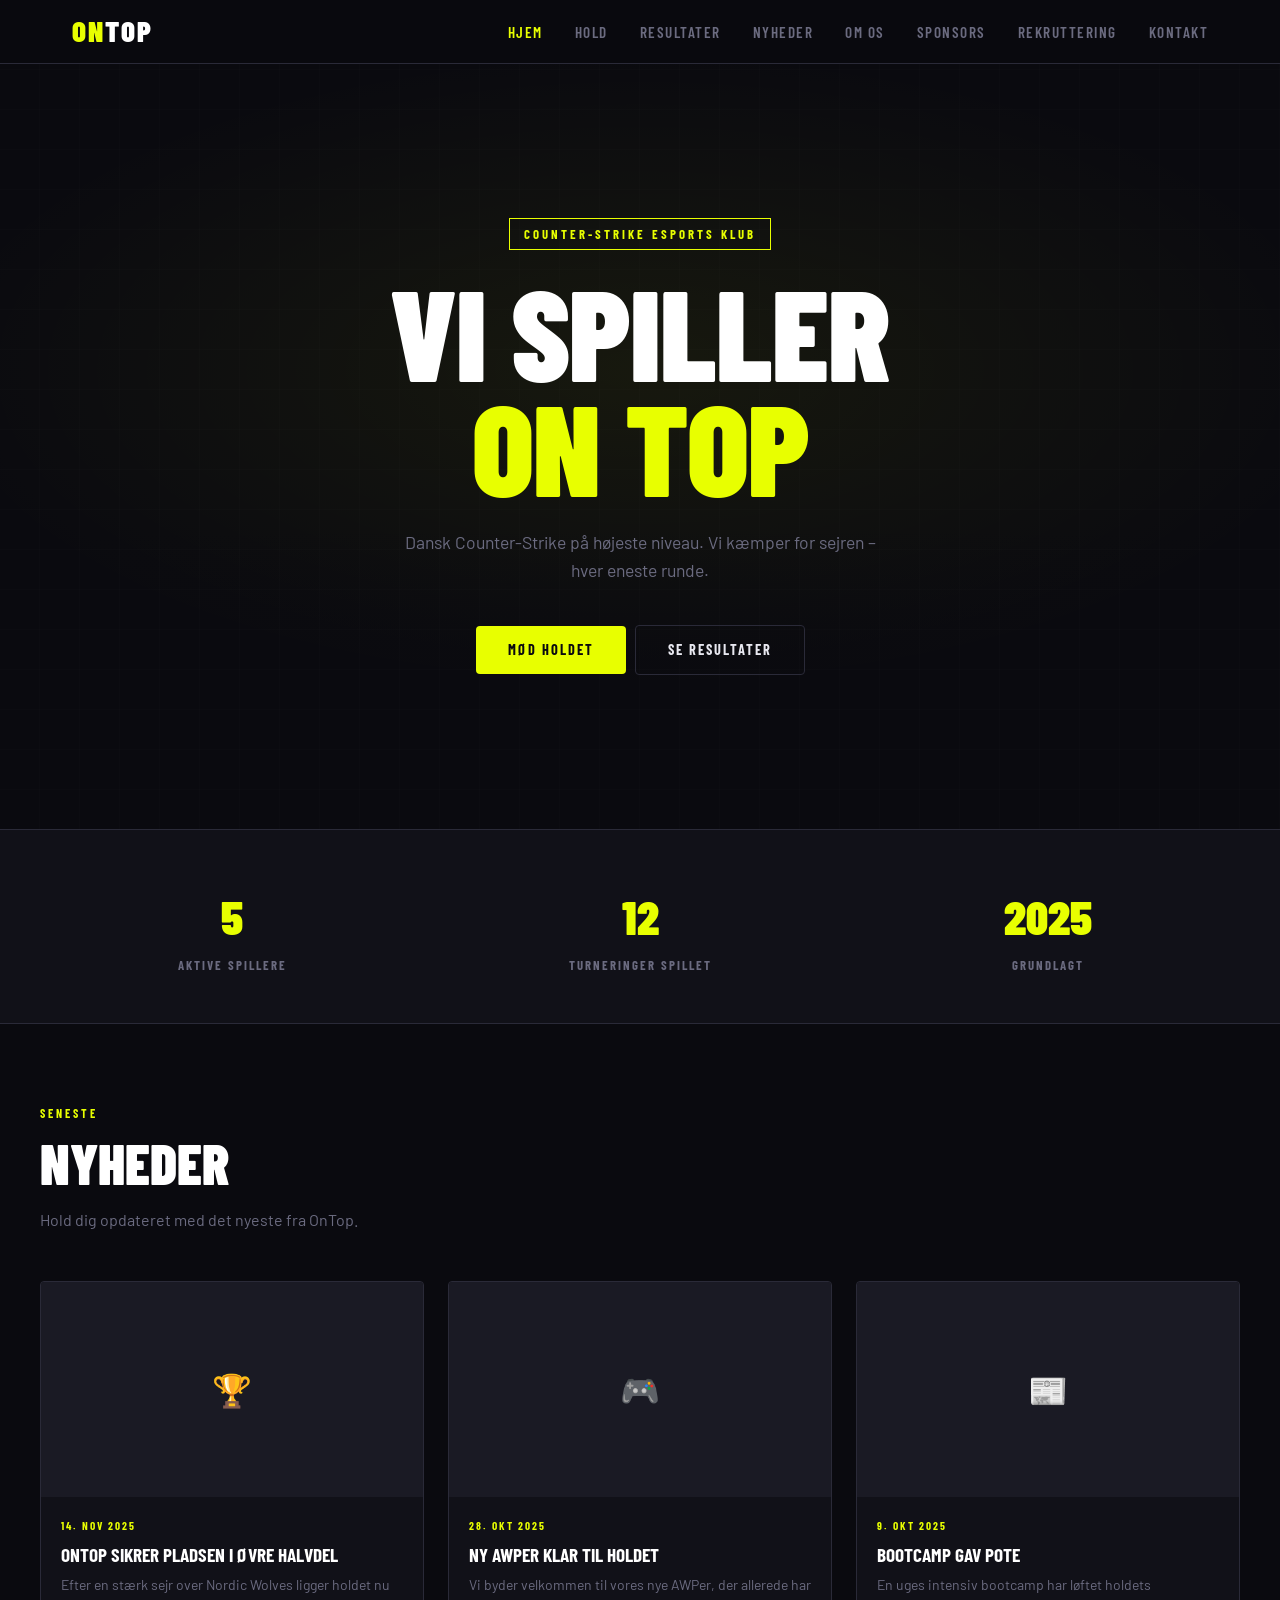
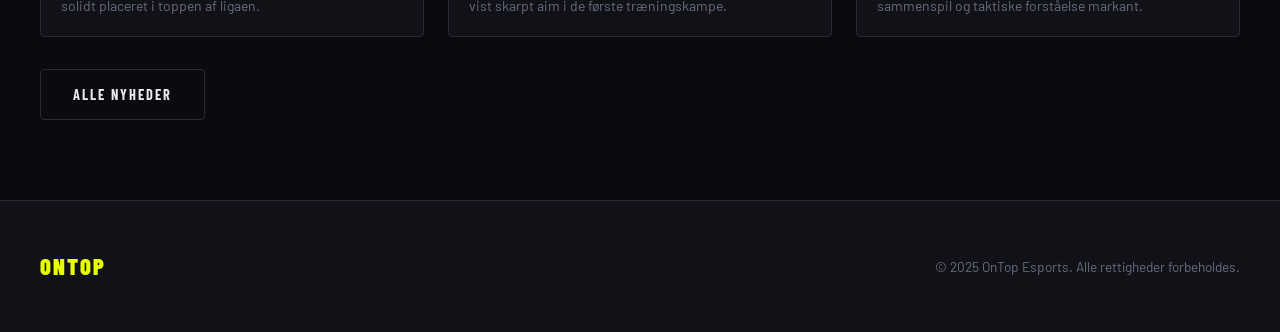
<file: index.html>
<!DOCTYPE html>
<html lang="da">
<head>
  <meta charset="UTF-8"/>
  <meta name="viewport" content="width=device-width, initial-scale=1.0"/>
  <title>OnTop Esports – Forside</title>
  <link rel="stylesheet" href="css/style.css"/>
  <link rel="stylesheet" href="css/components.css"/>
</head>
<body>

  <!-- NAVBAR -->
  <nav class="navbar">
    <div class="navbar__inner">
      <a href="index.html" class="navbar__logo">On<span>Top</span></a>
      <ul class="navbar__links">
        <li><a href="index.html" class="active">Hjem</a></li>
        <li><a href="pages/hold.html">Hold</a></li>
        <li><a href="pages/resultater.html">Resultater</a></li>
        <li><a href="pages/nyheder.html">Nyheder</a></li>
        <li><a href="pages/om.html">Om os</a></li>
        <li><a href="pages/sponsors.html">Sponsors</a></li>
        <li><a href="pages/rekruttering.html">Rekruttering</a></li>
        <li><a href="pages/kontakt.html">Kontakt</a></li>
      </ul>
    </div>
  </nav>

  <!-- HERO -->
  <section class="hero">
    <div class="hero__content">
      <div class="hero__tag">Counter-Strike Esports Klub</div>
      <h1 class="hero__title">
        Vi spiller
        <span class="highlight">On Top</span>
      </h1>
      <p class="hero__sub">
        Dansk Counter-Strike på højeste niveau.
        Vi kæmper for sejren – hver eneste runde.
      </p>
      <a href="pages/hold.html" class="btn btn--primary">Mød holdet</a>
      &nbsp;
      <a href="pages/resultater.html" class="btn btn--outline">Se resultater</a>
    </div>
  </section>

  <!-- HURTIGE FACTS -->
  <section class="section" style="padding-top: 3rem; padding-bottom: 3rem; background: var(--bg2); border-top: 1px solid var(--border); border-bottom: 1px solid var(--border);">
    <div class="section__inner">
      <div class="grid-3">
        <div style="text-align:center;">
          <div style="font-family:var(--font-head);font-size:3rem;font-weight:900;color:var(--accent);">5</div>
          <div style="font-family:var(--font-head);font-size:0.8rem;font-weight:700;letter-spacing:2px;text-transform:uppercase;color:var(--muted);">Aktive spillere</div>
        </div>
        <div style="text-align:center;">
          <!-- EKSEMPEL: ret tallet til antal turneringer I reelt har spillet -->
          <div style="font-family:var(--font-head);font-size:3rem;font-weight:900;color:var(--accent);">12</div>
          <div style="font-family:var(--font-head);font-size:0.8rem;font-weight:700;letter-spacing:2px;text-transform:uppercase;color:var(--muted);">Turneringer spillet</div>
        </div>
        <div style="text-align:center;">
          <div style="font-family:var(--font-head);font-size:3rem;font-weight:900;color:var(--accent);">2025</div>
          <div style="font-family:var(--font-head);font-size:0.8rem;font-weight:700;letter-spacing:2px;text-transform:uppercase;color:var(--muted);">Grundlagt</div>
        </div>
      </div>
    </div>
  </section>

  <!-- SENESTE NYHEDER PREVIEW -->
  <section class="section">
    <div class="section__inner">
      <p class="section__label">Seneste</p>
      <h2 class="section__title">Nyheder</h2>
      <p class="section__desc">Hold dig opdateret med det nyeste fra OnTop.</p>

      <div class="grid-3">
        <!-- EKSEMPEL-nyheder: udskift med jeres rigtige (samme tekst som på nyheder.html) -->
        <div class="news-card">
          <div class="news-card__img">🏆</div>
          <div class="news-card__body">
            <div class="news-card__date">14. nov 2025</div>
            <div class="news-card__title">OnTop sikrer pladsen i øvre halvdel</div>
            <p class="news-card__excerpt">Efter en stærk sejr over Nordic Wolves ligger holdet nu solidt placeret i toppen af ligaen.</p>
          </div>
        </div>
        <div class="news-card">
          <div class="news-card__img">🎮</div>
          <div class="news-card__body">
            <div class="news-card__date">28. okt 2025</div>
            <div class="news-card__title">Ny AWPer klar til holdet</div>
            <p class="news-card__excerpt">Vi byder velkommen til vores nye AWPer, der allerede har vist skarpt aim i de første træningskampe.</p>
          </div>
        </div>
        <div class="news-card">
          <div class="news-card__img">📰</div>
          <div class="news-card__body">
            <div class="news-card__date">9. okt 2025</div>
            <div class="news-card__title">Bootcamp gav pote</div>
            <p class="news-card__excerpt">En uges intensiv bootcamp har løftet holdets sammenspil og taktiske forståelse markant.</p>
          </div>
        </div>
      </div>

      <div style="margin-top:2rem;">
        <a href="pages/nyheder.html" class="btn btn--outline">Alle nyheder</a>
      </div>
    </div>
  </section>

  <!-- FOOTER -->
  <footer class="footer">
    <div class="footer__inner">
      <span class="footer__logo">OnTop</span>
      <span class="footer__copy">© 2025 OnTop Esports. Alle rettigheder forbeholdes.</span>
    </div>
  </footer>

</body>
</html>
</file>
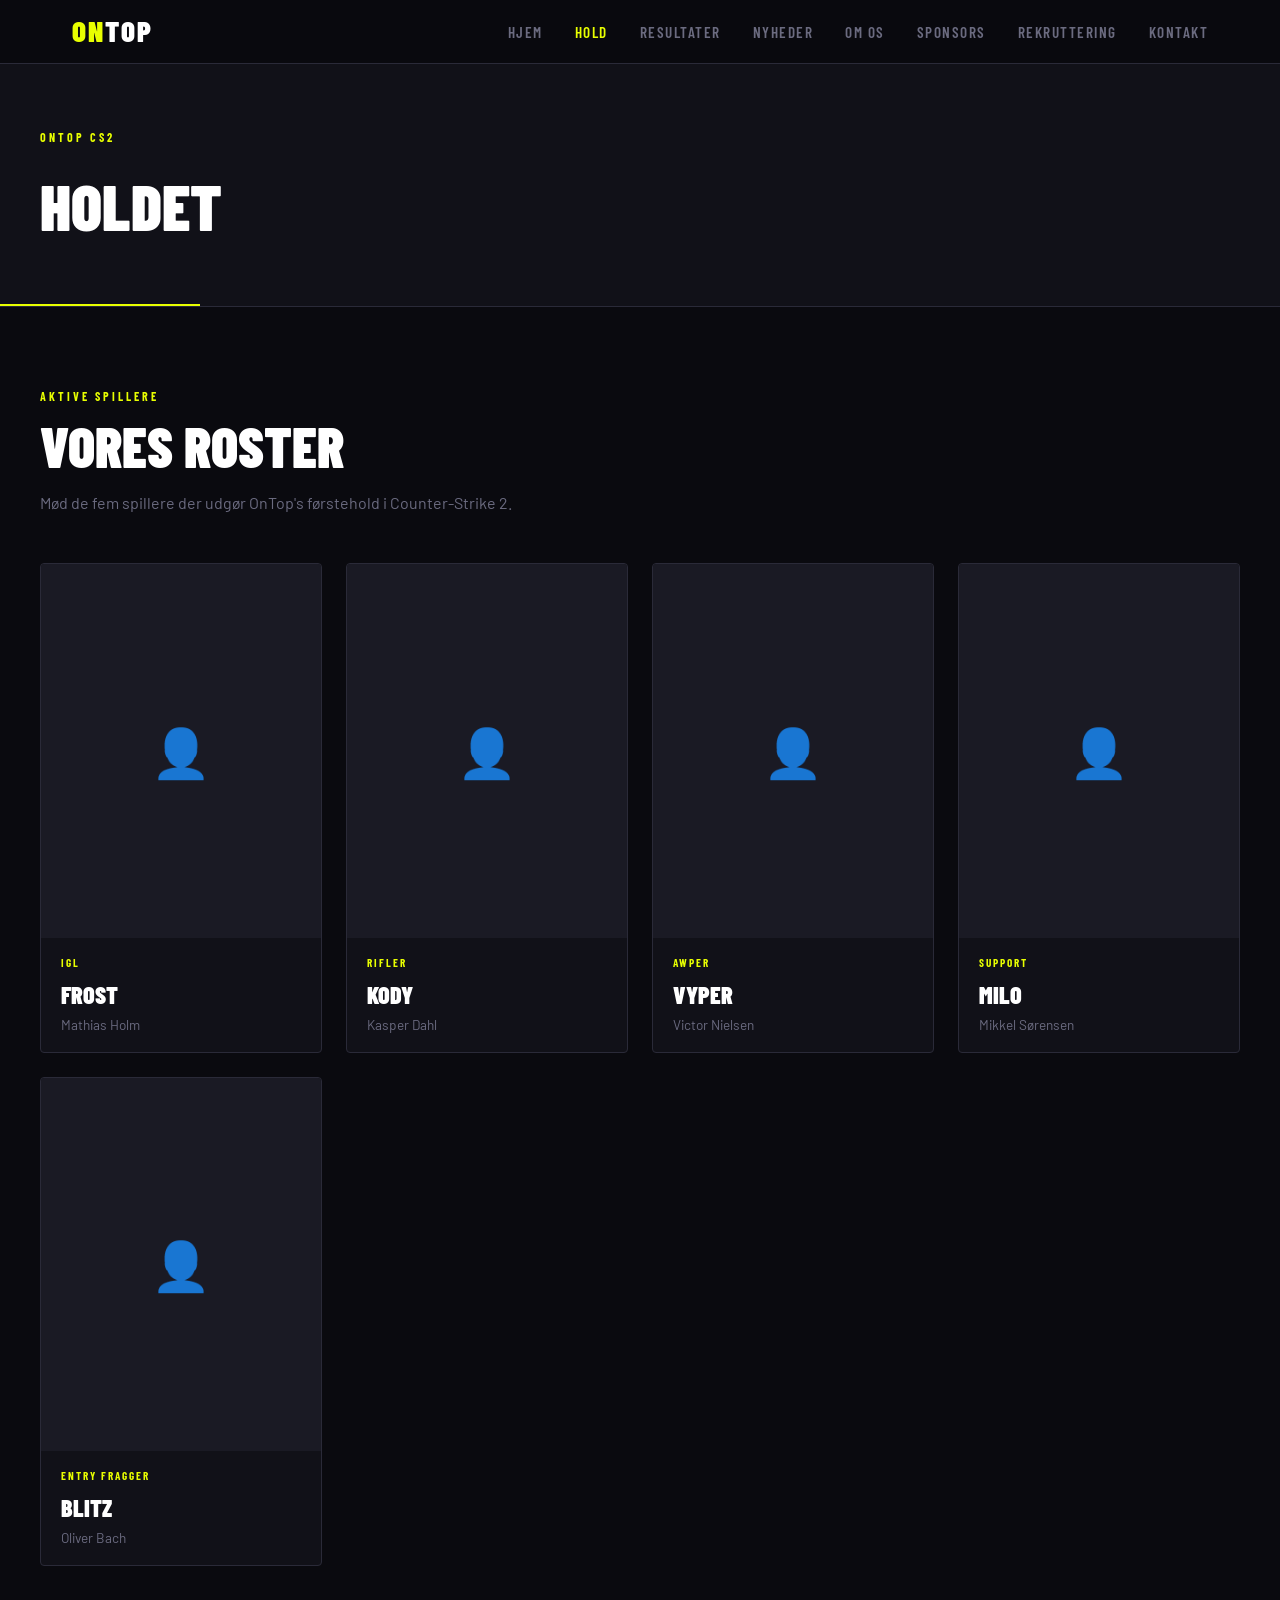
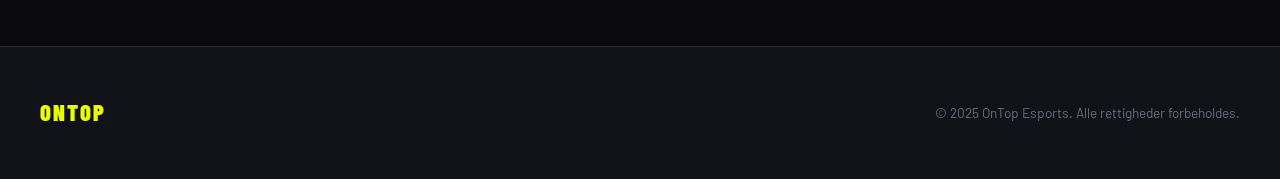
<file: hold.html>
<!DOCTYPE html>
<html lang="da">
<head>
  <meta charset="UTF-8"/>
  <meta name="viewport" content="width=device-width, initial-scale=1.0"/>
  <title>OnTop Esports – Holdet</title>
  <link rel="stylesheet" href="../css/style.css"/>
  <link rel="stylesheet" href="../css/components.css"/>
</head>
<body>

  <nav class="navbar">
    <div class="navbar__inner">
      <a href="../index.html" class="navbar__logo">On<span>Top</span></a>
      <ul class="navbar__links">
        <li><a href="../index.html">Hjem</a></li>
        <li><a href="hold.html" class="active">Hold</a></li>
        <li><a href="resultater.html">Resultater</a></li>
        <li><a href="nyheder.html">Nyheder</a></li>
        <li><a href="om.html">Om os</a></li>
        <li><a href="sponsors.html">Sponsors</a></li>
        <li><a href="rekruttering.html">Rekruttering</a></li>
        <li><a href="kontakt.html">Kontakt</a></li>
      </ul>
    </div>
  </nav>

  <div class="page-header">
    <div class="page-header__inner">
      <p class="page-header__label">OnTop CS2</p>
      <h1 class="page-header__title">Holdet</h1>
    </div>
  </div>

  <section class="section">
    <div class="section__inner">
      <p class="section__label">Aktive spillere</p>
      <h2 class="section__title">Vores Roster</h2>
      <p class="section__desc">Mød de fem spillere der udgør OnTop's førstehold i Counter-Strike 2.</p>

      <div class="grid-3">
        <!-- EKSEMPEL-spillere: udskift gamertag + rigtigt navn med jeres egne -->
        <div class="player-card">
          <div class="player-card__img">👤</div>
          <div class="player-card__body">
            <div class="player-card__role">IGL</div>
            <div class="player-card__name">frost</div>
            <div class="player-card__real">Mathias Holm</div>
          </div>
        </div>
        <div class="player-card">
          <div class="player-card__img">👤</div>
          <div class="player-card__body">
            <div class="player-card__role">Rifler</div>
            <div class="player-card__name">kody</div>
            <div class="player-card__real">Kasper Dahl</div>
          </div>
        </div>
        <div class="player-card">
          <div class="player-card__img">👤</div>
          <div class="player-card__body">
            <div class="player-card__role">AWPer</div>
            <div class="player-card__name">vyper</div>
            <div class="player-card__real">Victor Nielsen</div>
          </div>
        </div>
        <div class="player-card">
          <div class="player-card__img">👤</div>
          <div class="player-card__body">
            <div class="player-card__role">Support</div>
            <div class="player-card__name">milo</div>
            <div class="player-card__real">Mikkel Sørensen</div>
          </div>
        </div>
        <div class="player-card">
          <div class="player-card__img">👤</div>
          <div class="player-card__body">
            <div class="player-card__role">Entry Fragger</div>
            <div class="player-card__name">blitz</div>
            <div class="player-card__real">Oliver Bach</div>
          </div>
        </div>
      </div>

      <!-- Feature-idé (valgfri udvidelse): tilføj coach/manager-sektion her -->

    </div>
  </section>

  <footer class="footer">
    <div class="footer__inner">
      <span class="footer__logo">OnTop</span>
      <span class="footer__copy">© 2025 OnTop Esports. Alle rettigheder forbeholdes.</span>
    </div>
  </footer>

</body>
</html>
</file>
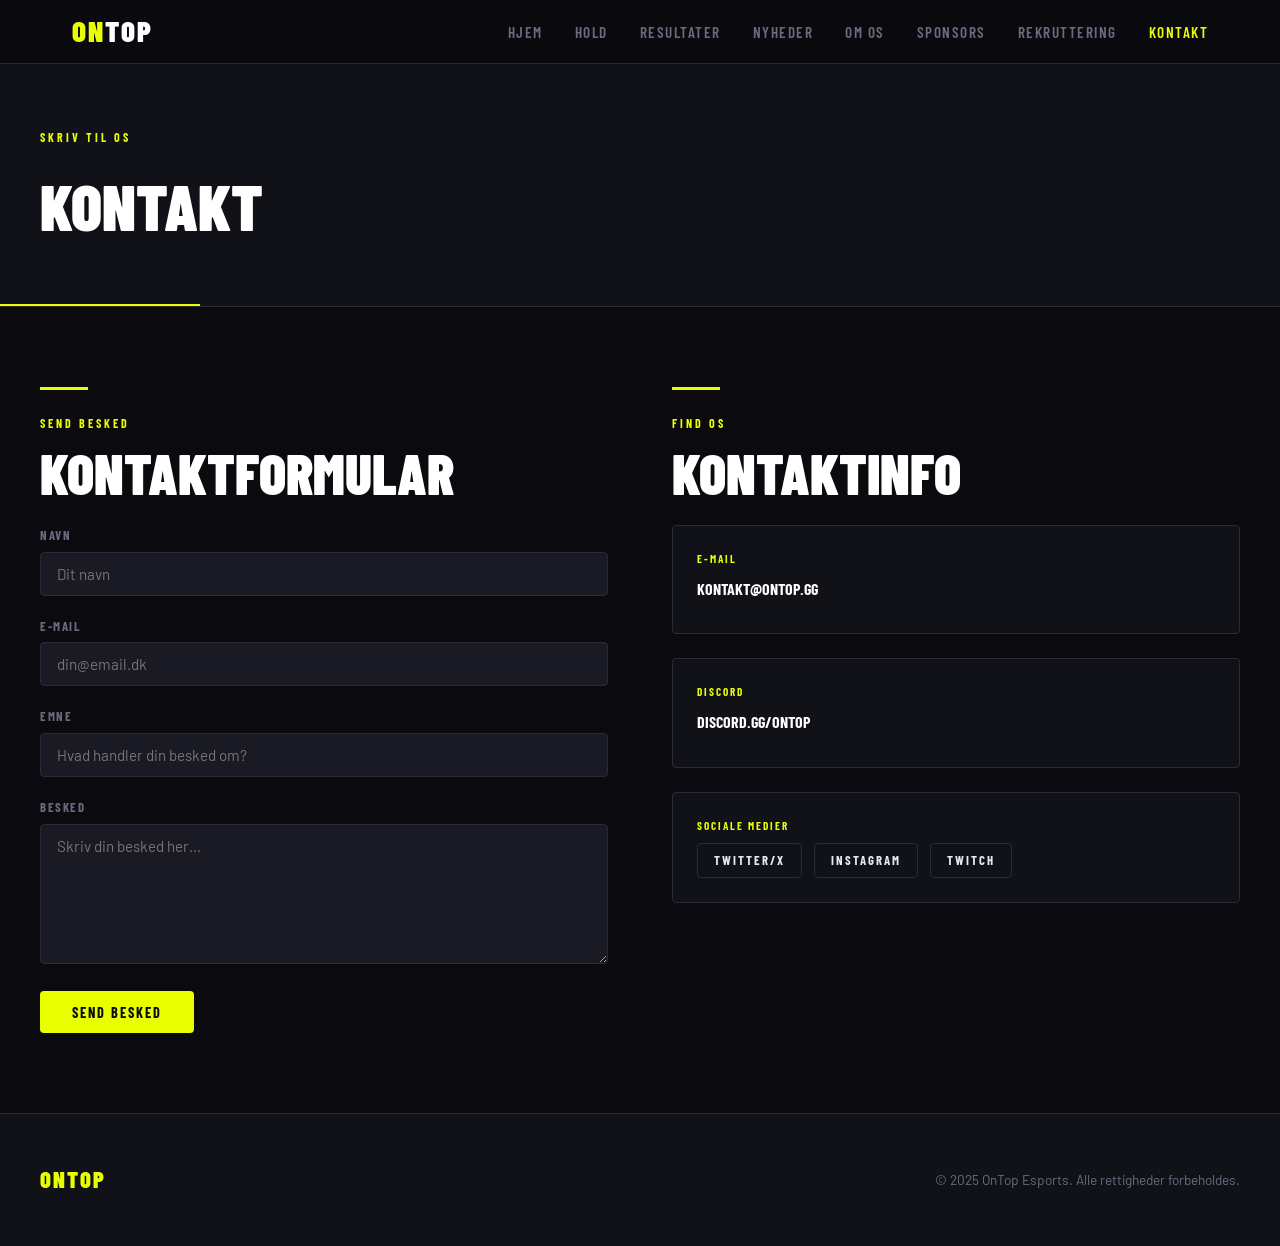
<file: kontakt.html>
<!DOCTYPE html>
<html lang="da">
<head>
  <meta charset="UTF-8"/>
  <meta name="viewport" content="width=device-width, initial-scale=1.0"/>
  <title>OnTop Esports – Kontakt</title>
  <link rel="stylesheet" href="../css/style.css"/>
  <link rel="stylesheet" href="../css/components.css"/>
</head>
<body>

  <nav class="navbar">
    <div class="navbar__inner">
      <a href="../index.html" class="navbar__logo">On<span>Top</span></a>
      <ul class="navbar__links">
        <li><a href="../index.html">Hjem</a></li>
        <li><a href="hold.html">Hold</a></li>
        <li><a href="resultater.html">Resultater</a></li>
        <li><a href="nyheder.html">Nyheder</a></li>
        <li><a href="om.html">Om os</a></li>
        <li><a href="sponsors.html">Sponsors</a></li>
        <li><a href="rekruttering.html">Rekruttering</a></li>
        <li><a href="kontakt.html" class="active">Kontakt</a></li>
      </ul>
    </div>
  </nav>

  <div class="page-header">
    <div class="page-header__inner">
      <p class="page-header__label">Skriv til os</p>
      <h1 class="page-header__title">Kontakt</h1>
    </div>
  </div>

  <section class="section">
    <div class="section__inner">
      <div class="grid-2" style="align-items:start; gap:4rem;">

        <!-- Kontaktformular -->
        <div>
          <span class="accent-line"></span>
          <p class="section__label">Send besked</p>
          <h2 class="section__title">Kontaktformular</h2>

          <!-- BEMÆRK: Da siden er ren statisk (ingen backend), sender formularen ikke rigtige
               emails. Den er en demo. For ægte afsendelse kræves enten en backend-endpoint,
               en formular-tjeneste (fx Formspree) eller en mailto-løsning. Godt diskussionspunkt. -->
          <form style="margin-top:1.5rem;">
            <div class="form-group">
              <label class="form-label" for="navn">Navn</label>
              <input class="form-input" type="text" id="navn" placeholder="Dit navn"/>
            </div>
            <div class="form-group">
              <label class="form-label" for="email">E-mail</label>
              <input class="form-input" type="email" id="email" placeholder="din@email.dk"/>
            </div>
            <div class="form-group">
              <label class="form-label" for="emne">Emne</label>
              <input class="form-input" type="text" id="emne" placeholder="Hvad handler din besked om?"/>
            </div>
            <div class="form-group">
              <label class="form-label" for="besked">Besked</label>
              <textarea class="form-textarea" id="besked" placeholder="Skriv din besked her…"></textarea>
            </div>
            <button type="submit" class="btn btn--primary">Send besked</button>
          </form>
        </div>

        <!-- Kontaktinfo -->
        <div>
          <span class="accent-line"></span>
          <p class="section__label">Find os</p>
          <h2 class="section__title">Kontaktinfo</h2>

          <div style="display:flex;flex-direction:column;gap:1.5rem;margin-top:1.5rem;">
            <!-- EKSEMPEL: udskift med jeres rigtige kontaktoplysninger -->
            <div class="card">
              <div class="card__label">E-mail</div>
              <div class="card__title" style="font-size:1rem;">kontakt@ontop.gg</div>
            </div>
            <div class="card">
              <div class="card__label">Discord</div>
              <div class="card__title" style="font-size:1rem;">discord.gg/ontop</div>
            </div>
            <div class="card">
              <div class="card__label">Sociale medier</div>
              <div style="display:flex;gap:0.75rem;margin-top:0.5rem;">
                <a href="#" class="btn btn--outline" style="font-size:0.8rem;padding:0.4rem 1rem;">Twitter/X</a>
                <a href="#" class="btn btn--outline" style="font-size:0.8rem;padding:0.4rem 1rem;">Instagram</a>
                <a href="#" class="btn btn--outline" style="font-size:0.8rem;padding:0.4rem 1rem;">Twitch</a>
              </div>
            </div>
          </div>
        </div>

      </div>
    </div>
  </section>

  <footer class="footer">
    <div class="footer__inner">
      <span class="footer__logo">OnTop</span>
      <span class="footer__copy">© 2025 OnTop Esports. Alle rettigheder forbeholdes.</span>
    </div>
  </footer>

</body>
</html>
</file>
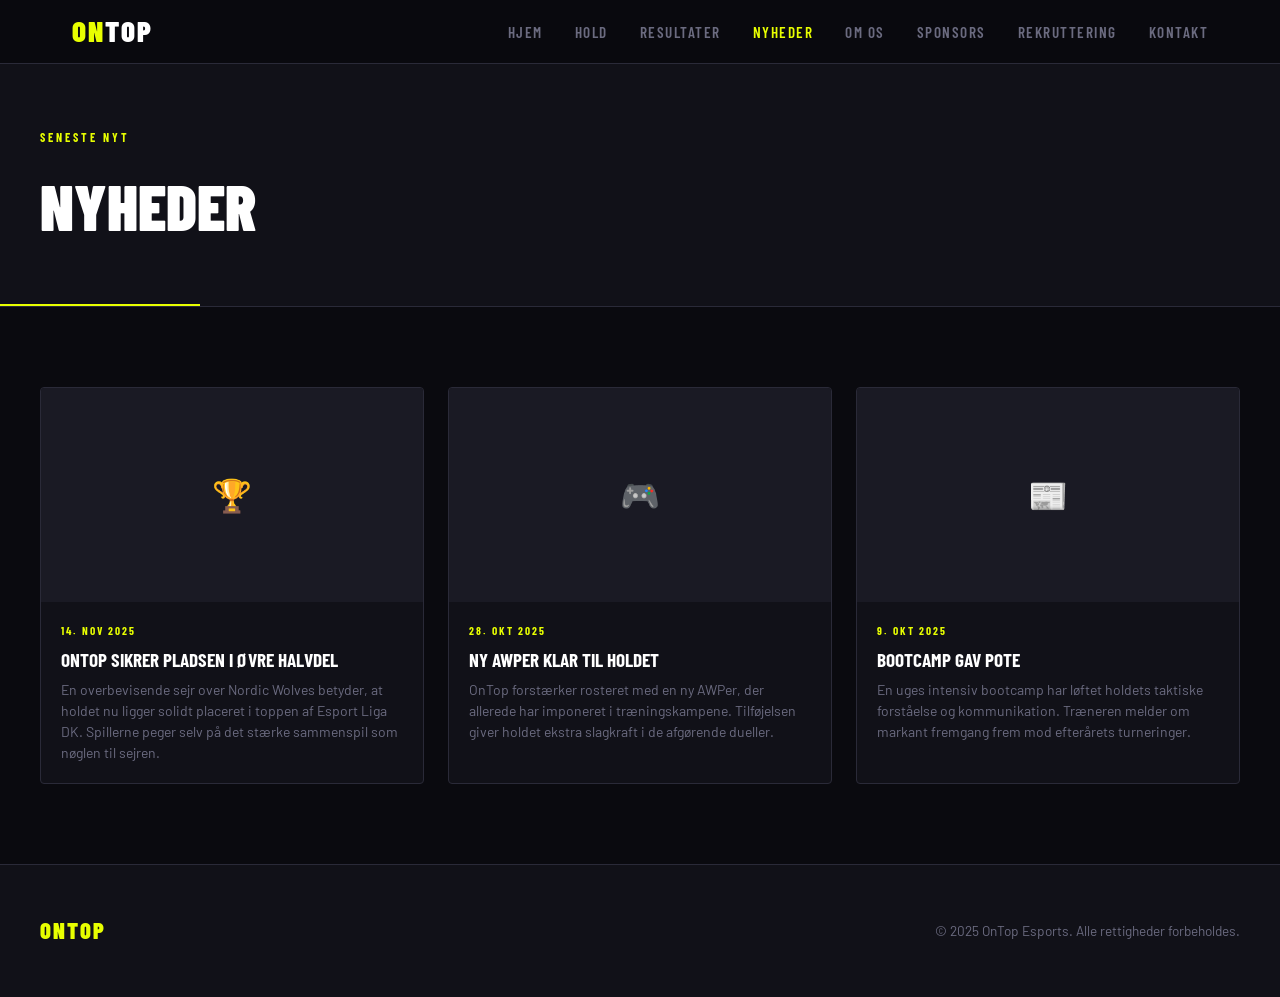
<file: nyheder.html>
<!DOCTYPE html>
<html lang="da">
<head>
  <meta charset="UTF-8"/>
  <meta name="viewport" content="width=device-width, initial-scale=1.0"/>
  <title>OnTop Esports – Nyheder</title>
  <link rel="stylesheet" href="../css/style.css"/>
  <link rel="stylesheet" href="../css/components.css"/>
</head>
<body>

  <nav class="navbar">
    <div class="navbar__inner">
      <a href="../index.html" class="navbar__logo">On<span>Top</span></a>
      <ul class="navbar__links">
        <li><a href="../index.html">Hjem</a></li>
        <li><a href="hold.html">Hold</a></li>
        <li><a href="resultater.html">Resultater</a></li>
        <li><a href="nyheder.html" class="active">Nyheder</a></li>
        <li><a href="om.html">Om os</a></li>
        <li><a href="sponsors.html">Sponsors</a></li>
        <li><a href="rekruttering.html">Rekruttering</a></li>
        <li><a href="kontakt.html">Kontakt</a></li>
      </ul>
    </div>
  </nav>

  <div class="page-header">
    <div class="page-header__inner">
      <p class="page-header__label">Seneste nyt</p>
      <h1 class="page-header__title">Nyheder</h1>
    </div>
  </div>

  <section class="section">
    <div class="section__inner">
      <div class="grid-3">
        <!-- EKSEMPEL-nyheder: udskift med jeres rigtige artikler -->
        <div class="news-card">
          <div class="news-card__img">🏆</div>
          <div class="news-card__body">
            <div class="news-card__date">14. nov 2025</div>
            <div class="news-card__title">OnTop sikrer pladsen i øvre halvdel</div>
            <p class="news-card__excerpt">En overbevisende sejr over Nordic Wolves betyder, at holdet nu ligger solidt placeret i toppen af Esport Liga DK. Spillerne peger selv på det stærke sammenspil som nøglen til sejren.</p>
          </div>
        </div>
        <div class="news-card">
          <div class="news-card__img">🎮</div>
          <div class="news-card__body">
            <div class="news-card__date">28. okt 2025</div>
            <div class="news-card__title">Ny AWPer klar til holdet</div>
            <p class="news-card__excerpt">OnTop forstærker rosteret med en ny AWPer, der allerede har imponeret i træningskampene. Tilføjelsen giver holdet ekstra slagkraft i de afgørende dueller.</p>
          </div>
        </div>
        <div class="news-card">
          <div class="news-card__img">📰</div>
          <div class="news-card__body">
            <div class="news-card__date">9. okt 2025</div>
            <div class="news-card__title">Bootcamp gav pote</div>
            <p class="news-card__excerpt">En uges intensiv bootcamp har løftet holdets taktiske forståelse og kommunikation. Træneren melder om markant fremgang frem mod efterårets turneringer.</p>
          </div>
        </div>
      </div>

      <!-- Feature-idé (valgfri udvidelse): tilføj flere nyhedskort her -->

    </div>
  </section>

  <footer class="footer">
    <div class="footer__inner">
      <span class="footer__logo">OnTop</span>
      <span class="footer__copy">© 2025 OnTop Esports. Alle rettigheder forbeholdes.</span>
    </div>
  </footer>

</body>
</html>
</file>
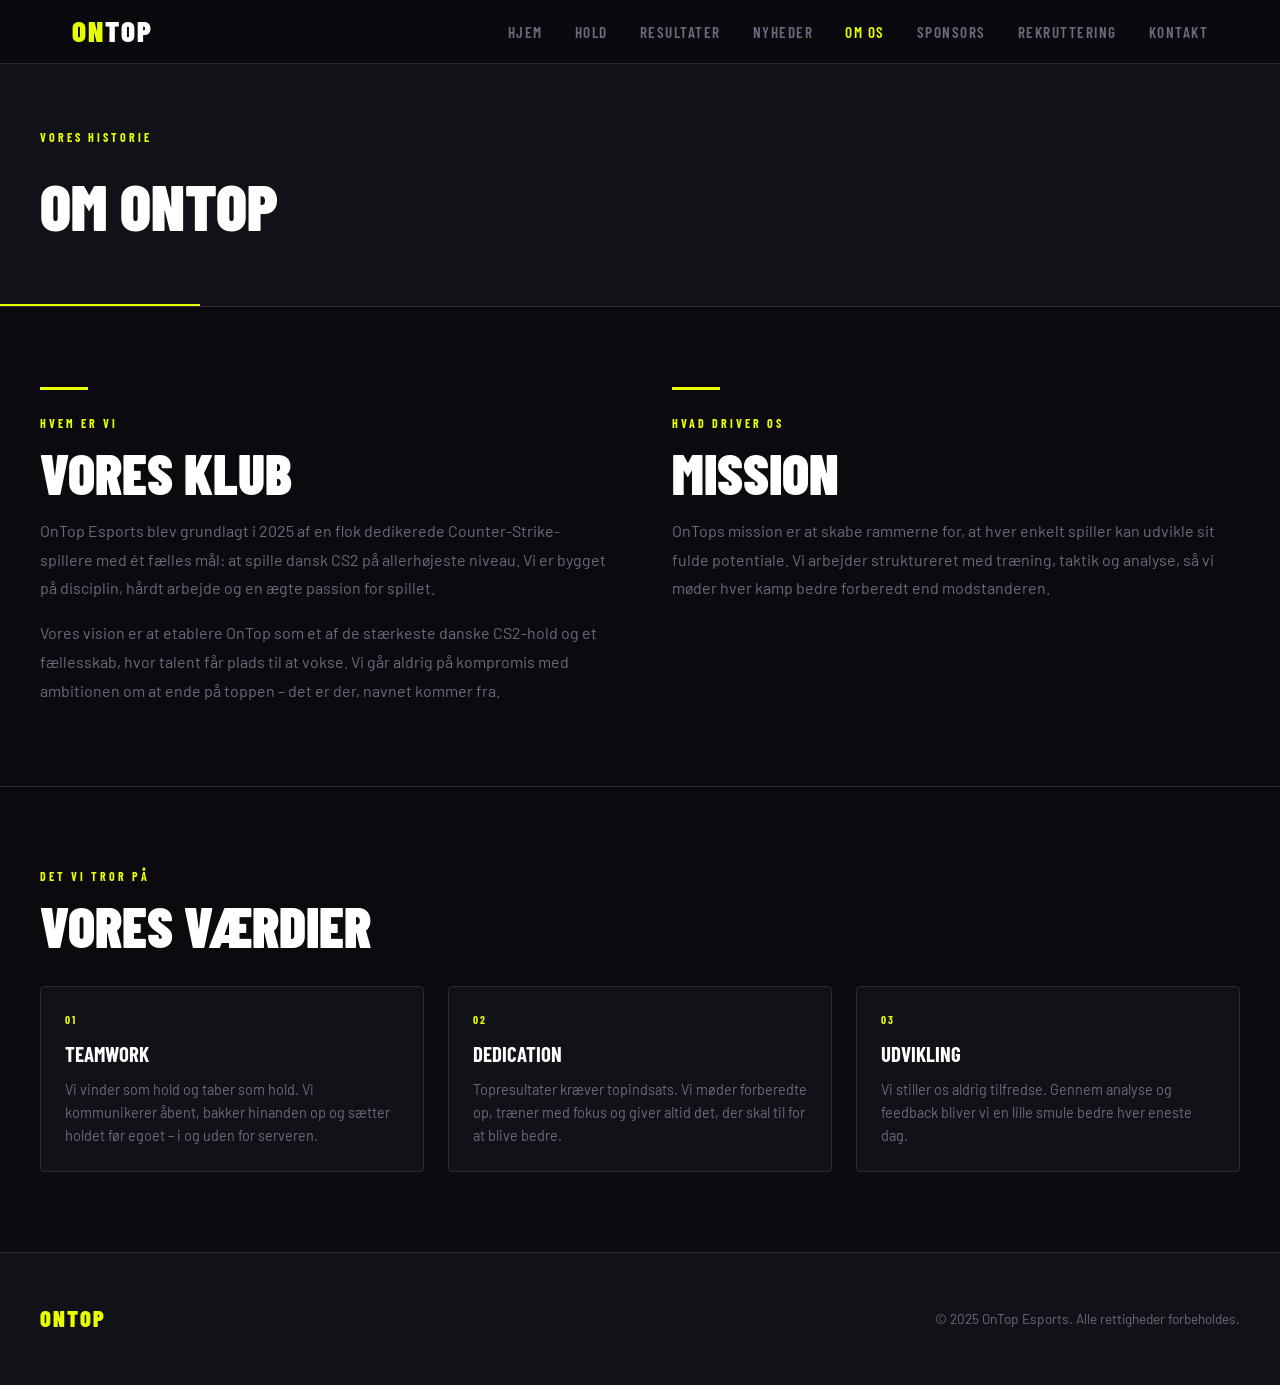
<file: om.html>
<!DOCTYPE html>
<html lang="da">
<head>
  <meta charset="UTF-8"/>
  <meta name="viewport" content="width=device-width, initial-scale=1.0"/>
  <title>OnTop Esports – Om os</title>
  <link rel="stylesheet" href="../css/style.css"/>
  <link rel="stylesheet" href="../css/components.css"/>
</head>
<body>

  <nav class="navbar">
    <div class="navbar__inner">
      <a href="../index.html" class="navbar__logo">On<span>Top</span></a>
      <ul class="navbar__links">
        <li><a href="../index.html">Hjem</a></li>
        <li><a href="hold.html">Hold</a></li>
        <li><a href="resultater.html">Resultater</a></li>
        <li><a href="nyheder.html">Nyheder</a></li>
        <li><a href="om.html" class="active">Om os</a></li>
        <li><a href="sponsors.html">Sponsors</a></li>
        <li><a href="rekruttering.html">Rekruttering</a></li>
        <li><a href="kontakt.html">Kontakt</a></li>
      </ul>
    </div>
  </nav>

  <div class="page-header">
    <div class="page-header__inner">
      <p class="page-header__label">Vores historie</p>
      <h1 class="page-header__title">Om OnTop</h1>
    </div>
  </div>

  <!-- INTRODUKTION -->
  <section class="section">
    <div class="section__inner">
      <div class="grid-2" style="align-items:start; gap:4rem;">
        <div>
          <span class="accent-line"></span>
          <p class="section__label">Hvem er vi</p>
          <h2 class="section__title">Vores Klub</h2>
          <p style="color:var(--muted); line-height:1.8; margin-bottom:1rem;">
            OnTop Esports blev grundlagt i 2025 af en flok dedikerede Counter-Strike-spillere med ét
            fælles mål: at spille dansk CS2 på allerhøjeste niveau. Vi er bygget på disciplin, hårdt
            arbejde og en ægte passion for spillet.
          </p>
          <p style="color:var(--muted); line-height:1.8;">
            Vores vision er at etablere OnTop som et af de stærkeste danske CS2-hold og et fællesskab,
            hvor talent får plads til at vokse. Vi går aldrig på kompromis med ambitionen om at ende
            på toppen – det er der, navnet kommer fra.
          </p>
        </div>
        <div>
          <span class="accent-line"></span>
          <p class="section__label">Hvad driver os</p>
          <h2 class="section__title">Mission</h2>
          <p style="color:var(--muted); line-height:1.8;">
            OnTops mission er at skabe rammerne for, at hver enkelt spiller kan udvikle sit fulde
            potentiale. Vi arbejder struktureret med træning, taktik og analyse, så vi møder hver
            kamp bedre forberedt end modstanderen.
          </p>
        </div>
      </div>
    </div>
  </section>

  <hr class="divider"/>

  <!-- VÆRDIER -->
  <section class="section">
    <div class="section__inner">
      <p class="section__label">Det vi tror på</p>
      <h2 class="section__title">Vores Værdier</h2>
      <div class="grid-3" style="margin-top:2rem;">
        <div class="card">
          <div class="card__label">01</div>
          <div class="card__title">Teamwork</div>
          <p class="card__text">Vi vinder som hold og taber som hold. Vi kommunikerer åbent, bakker hinanden op og sætter holdet før egoet – i og uden for serveren.</p>
        </div>
        <div class="card">
          <div class="card__label">02</div>
          <div class="card__title">Dedication</div>
          <p class="card__text">Topresultater kræver topindsats. Vi møder forberedte op, træner med fokus og giver altid det, der skal til for at blive bedre.</p>
        </div>
        <div class="card">
          <div class="card__label">03</div>
          <div class="card__title">Udvikling</div>
          <p class="card__text">Vi stiller os aldrig tilfredse. Gennem analyse og feedback bliver vi en lille smule bedre hver eneste dag.</p>
        </div>
      </div>
    </div>
  </section>

  <footer class="footer">
    <div class="footer__inner">
      <span class="footer__logo">OnTop</span>
      <span class="footer__copy">© 2025 OnTop Esports. Alle rettigheder forbeholdes.</span>
    </div>
  </footer>

</body>
</html>
</file>
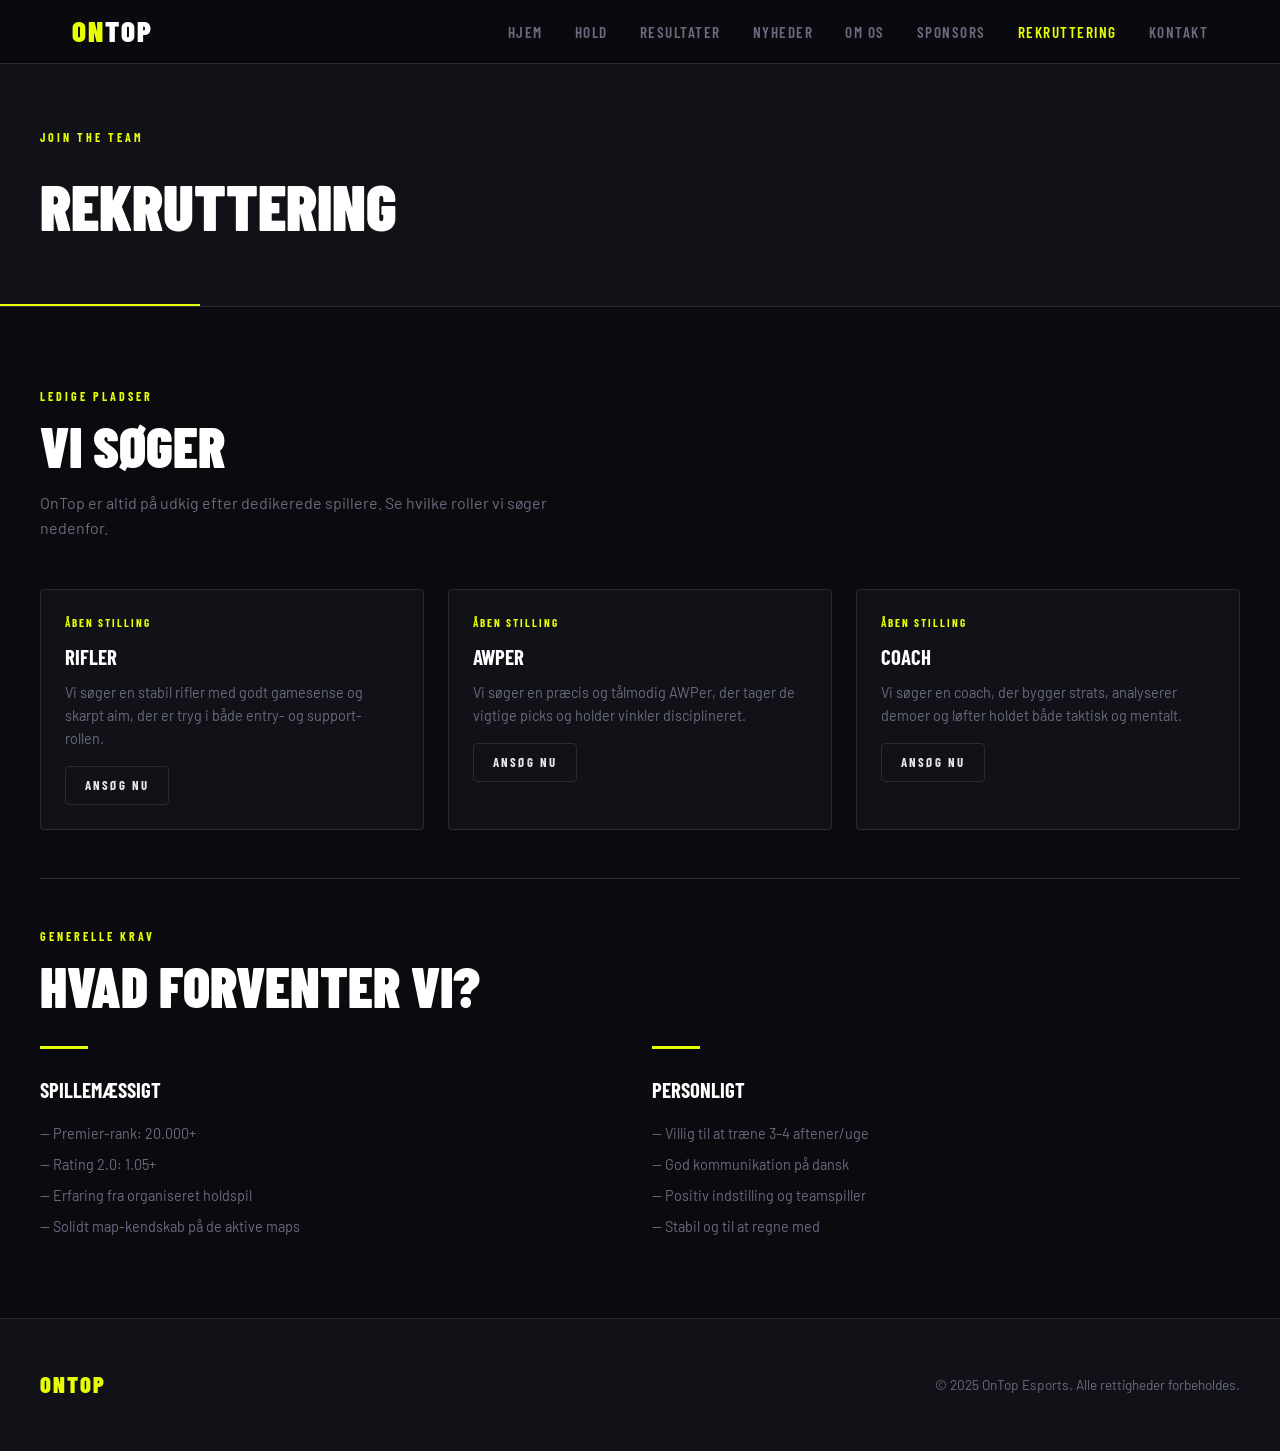
<file: rekruttering.html>
<!DOCTYPE html>
<html lang="da">
<head>
  <meta charset="UTF-8"/>
  <meta name="viewport" content="width=device-width, initial-scale=1.0"/>
  <title>OnTop Esports – Rekruttering</title>
  <link rel="stylesheet" href="../css/style.css"/>
  <link rel="stylesheet" href="../css/components.css"/>
</head>
<body>

  <nav class="navbar">
    <div class="navbar__inner">
      <a href="../index.html" class="navbar__logo">On<span>Top</span></a>
      <ul class="navbar__links">
        <li><a href="../index.html">Hjem</a></li>
        <li><a href="hold.html">Hold</a></li>
        <li><a href="resultater.html">Resultater</a></li>
        <li><a href="nyheder.html">Nyheder</a></li>
        <li><a href="om.html">Om os</a></li>
        <li><a href="sponsors.html">Sponsors</a></li>
        <li><a href="rekruttering.html" class="active">Rekruttering</a></li>
        <li><a href="kontakt.html">Kontakt</a></li>
      </ul>
    </div>
  </nav>

  <div class="page-header">
    <div class="page-header__inner">
      <p class="page-header__label">Join the team</p>
      <h1 class="page-header__title">Rekruttering</h1>
    </div>
  </div>

  <section class="section">
    <div class="section__inner">

      <!-- Åbne pladser -->
      <p class="section__label">Ledige pladser</p>
      <h2 class="section__title">Vi søger</h2>
      <p class="section__desc">OnTop er altid på udkig efter dedikerede spillere. Se hvilke roller vi søger nedenfor.</p>

      <div class="grid-3" style="margin-bottom:3rem;">
        <!-- EKSEMPEL: tilpas roller og beskrivelser til hvad klubben reelt søger -->
        <div class="card">
          <div class="card__label">Åben stilling</div>
          <div class="card__title">Rifler</div>
          <p class="card__text" style="margin-bottom:1rem;">Vi søger en stabil rifler med godt gamesense og skarpt aim, der er tryg i både entry- og support-rollen.</p>
          <a href="kontakt.html" class="btn btn--outline" style="font-size:0.8rem;padding:0.5rem 1.2rem;">Ansøg nu</a>
        </div>
        <div class="card">
          <div class="card__label">Åben stilling</div>
          <div class="card__title">AWPer</div>
          <p class="card__text" style="margin-bottom:1rem;">Vi søger en præcis og tålmodig AWPer, der tager de vigtige picks og holder vinkler disciplineret.</p>
          <a href="kontakt.html" class="btn btn--outline" style="font-size:0.8rem;padding:0.5rem 1.2rem;">Ansøg nu</a>
        </div>
        <div class="card">
          <div class="card__label">Åben stilling</div>
          <div class="card__title">Coach</div>
          <p class="card__text" style="margin-bottom:1rem;">Vi søger en coach, der bygger strats, analyserer demoer og løfter holdet både taktisk og mentalt.</p>
          <a href="kontakt.html" class="btn btn--outline" style="font-size:0.8rem;padding:0.5rem 1.2rem;">Ansøg nu</a>
        </div>
      </div>

      <hr class="divider" style="margin-bottom:3rem;"/>

      <!-- Krav -->
      <p class="section__label">Generelle krav</p>
      <h2 class="section__title">Hvad forventer vi?</h2>
      <div class="grid-2" style="margin-top:2rem;">
        <div>
          <span class="accent-line"></span>
          <h3 style="font-family:var(--font-head);font-size:1.3rem;font-weight:700;text-transform:uppercase;color:var(--white);margin-bottom:1rem;">Spillemæssigt</h3>
          <ul style="display:flex;flex-direction:column;gap:0.5rem;color:var(--muted);font-size:0.9rem;">
            <!-- EKSEMPEL: ret tallene til jeres faktiske niveau -->
            <li>— Premier-rank: 20.000+</li>
            <li>— Rating 2.0: 1.05+</li>
            <li>— Erfaring fra organiseret holdspil</li>
            <li>— Solidt map-kendskab på de aktive maps</li>
          </ul>
        </div>
        <div>
          <span class="accent-line"></span>
          <h3 style="font-family:var(--font-head);font-size:1.3rem;font-weight:700;text-transform:uppercase;color:var(--white);margin-bottom:1rem;">Personligt</h3>
          <ul style="display:flex;flex-direction:column;gap:0.5rem;color:var(--muted);font-size:0.9rem;">
            <li>— Villig til at træne 3–4 aftener/uge</li>
            <li>— God kommunikation på dansk</li>
            <li>— Positiv indstilling og teamspiller</li>
            <li>— Stabil og til at regne med</li>
          </ul>
        </div>
      </div>
    </div>
  </section>

  <footer class="footer">
    <div class="footer__inner">
      <span class="footer__logo">OnTop</span>
      <span class="footer__copy">© 2025 OnTop Esports. Alle rettigheder forbeholdes.</span>
    </div>
  </footer>

</body>
</html>
</file>
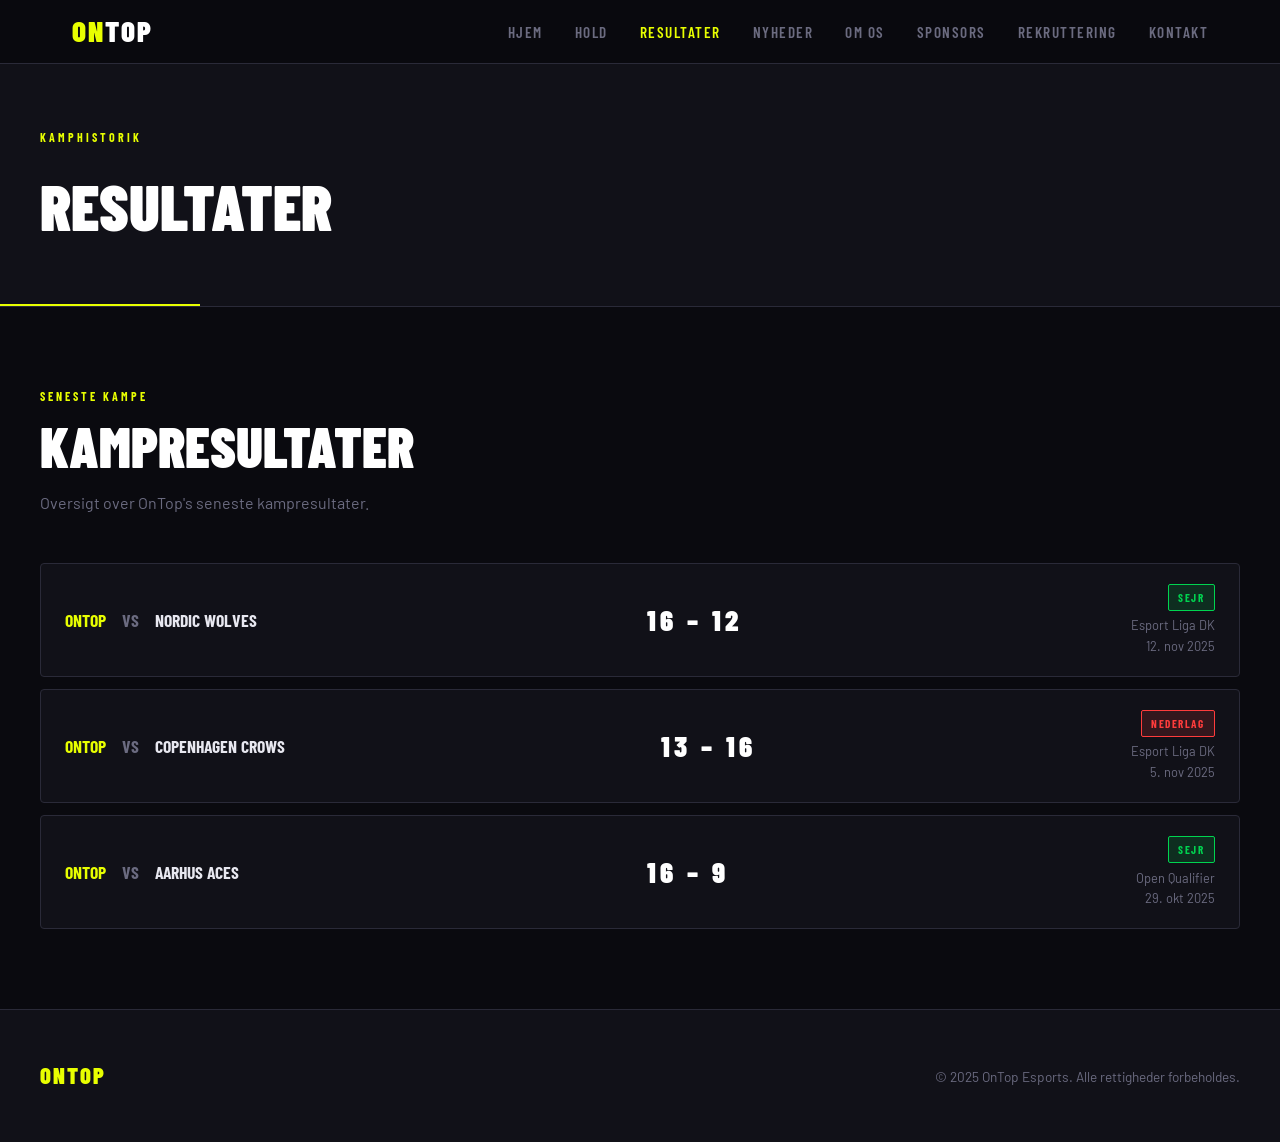
<file: resultater.html>
<!DOCTYPE html>
<html lang="da">
<head>
  <meta charset="UTF-8"/>
  <meta name="viewport" content="width=device-width, initial-scale=1.0"/>
  <title>OnTop Esports – Resultater</title>
  <link rel="stylesheet" href="../css/style.css"/>
  <link rel="stylesheet" href="../css/components.css"/>
</head>
<body>

  <nav class="navbar">
    <div class="navbar__inner">
      <a href="../index.html" class="navbar__logo">On<span>Top</span></a>
      <ul class="navbar__links">
        <li><a href="../index.html">Hjem</a></li>
        <li><a href="hold.html">Hold</a></li>
        <li><a href="resultater.html" class="active">Resultater</a></li>
        <li><a href="nyheder.html">Nyheder</a></li>
        <li><a href="om.html">Om os</a></li>
        <li><a href="sponsors.html">Sponsors</a></li>
        <li><a href="rekruttering.html">Rekruttering</a></li>
        <li><a href="kontakt.html">Kontakt</a></li>
      </ul>
    </div>
  </nav>

  <div class="page-header">
    <div class="page-header__inner">
      <p class="page-header__label">Kamphistorik</p>
      <h1 class="page-header__title">Resultater</h1>
    </div>
  </div>

  <section class="section">
    <div class="section__inner">
      <p class="section__label">Seneste kampe</p>
      <h2 class="section__title">Kampresultater</h2>
      <p class="section__desc">Oversigt over OnTop's seneste kampresultater.</p>

      <div style="display:flex; flex-direction:column; gap:0.75rem;">
        <!-- EKSEMPEL-resultater: udskift modstander, score, turnering og dato med jeres rigtige -->
        <div class="result-card">
          <div class="result-card__teams">
            <span style="color:var(--accent)">OnTop</span>
            <span style="color:var(--muted)">vs</span>
            <span>Nordic Wolves</span>
          </div>
          <div class="result-card__score">16 – 12</div>
          <div class="result-card__meta">
            <div><span class="badge badge--win">Sejr</span></div>
            <div style="margin-top:0.3rem">Esport Liga DK</div>
            <div>12. nov 2025</div>
          </div>
        </div>
        <div class="result-card">
          <div class="result-card__teams">
            <span style="color:var(--accent)">OnTop</span>
            <span style="color:var(--muted)">vs</span>
            <span>Copenhagen Crows</span>
          </div>
          <div class="result-card__score">13 – 16</div>
          <div class="result-card__meta">
            <div><span class="badge badge--loss">Nederlag</span></div>
            <div style="margin-top:0.3rem">Esport Liga DK</div>
            <div>5. nov 2025</div>
          </div>
        </div>
        <div class="result-card">
          <div class="result-card__teams">
            <span style="color:var(--accent)">OnTop</span>
            <span style="color:var(--muted)">vs</span>
            <span>Aarhus Aces</span>
          </div>
          <div class="result-card__score">16 – 9</div>
          <div class="result-card__meta">
            <div><span class="badge badge--win">Sejr</span></div>
            <div style="margin-top:0.3rem">Open Qualifier</div>
            <div>29. okt 2025</div>
          </div>
        </div>
      </div>

      <!-- Feature-idé (valgfri udvidelse): tilføj statistik-tabel per spiller med .stats-table -->

    </div>
  </section>

  <footer class="footer">
    <div class="footer__inner">
      <span class="footer__logo">OnTop</span>
      <span class="footer__copy">© 2025 OnTop Esports. Alle rettigheder forbeholdes.</span>
    </div>
  </footer>

</body>
</html>
</file>
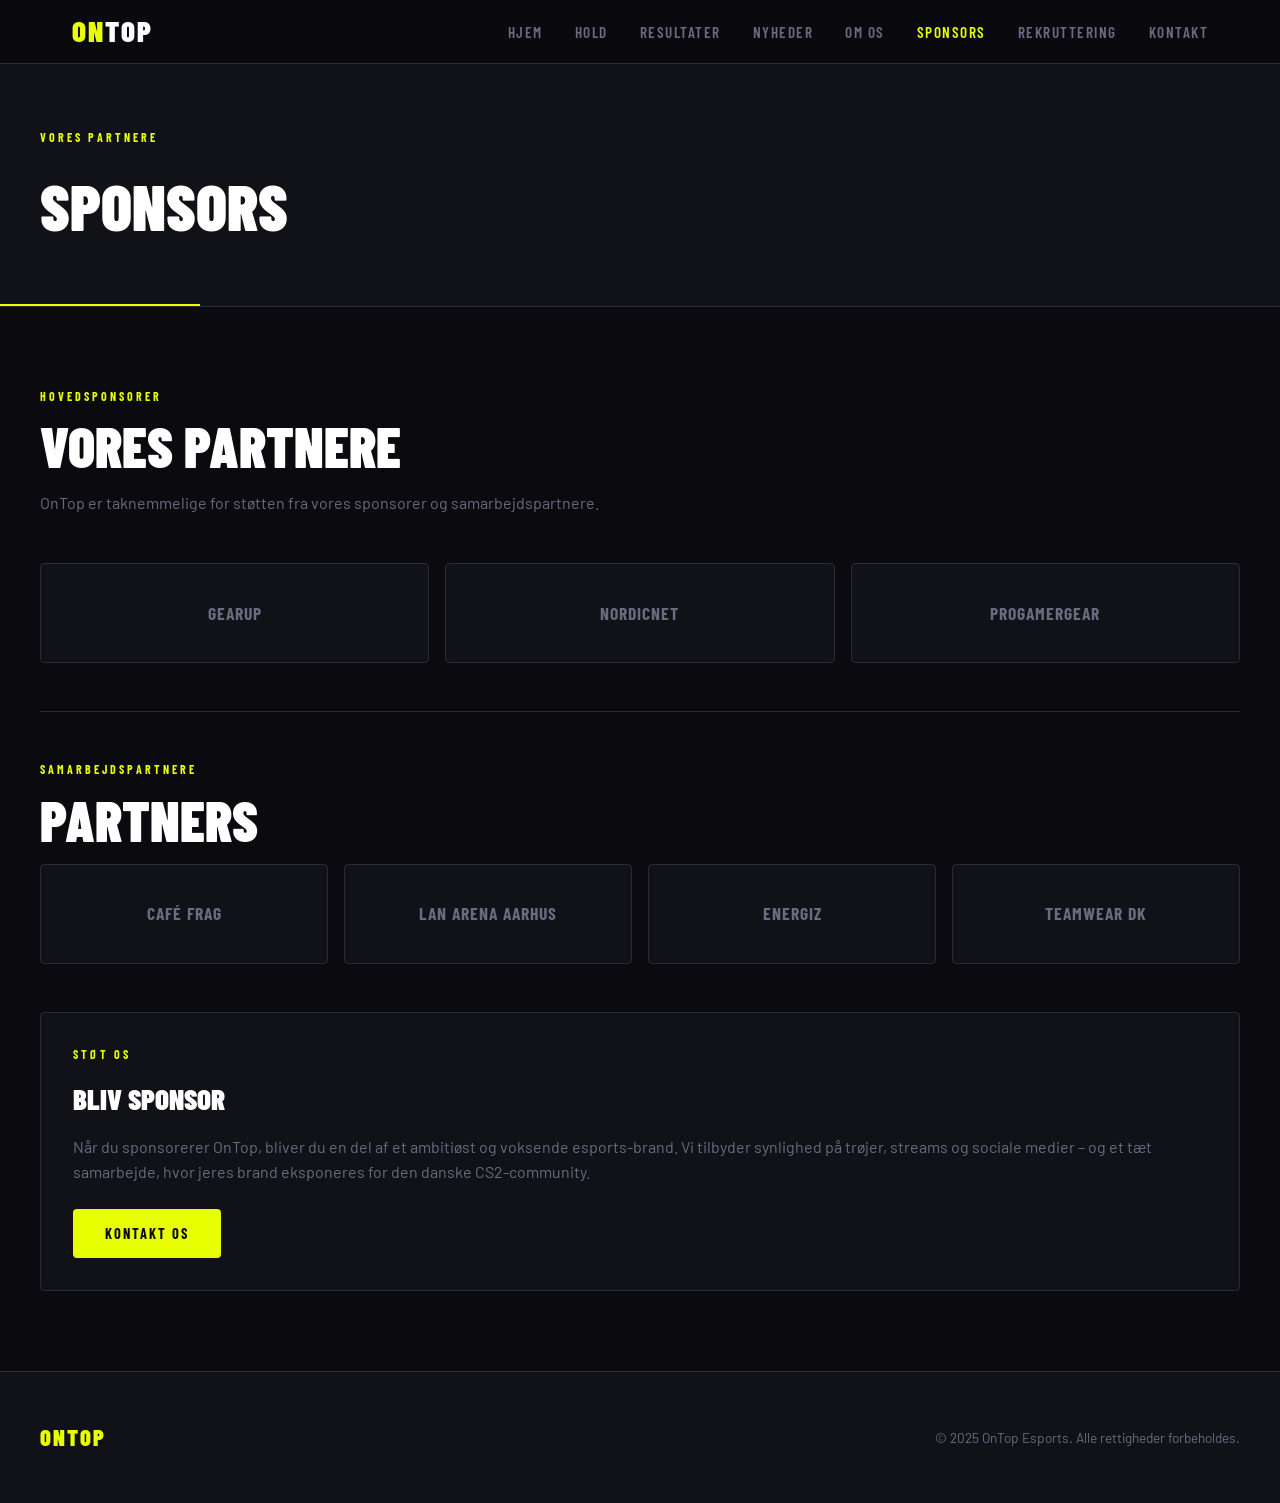
<file: sponsors.html>
<!DOCTYPE html>
<html lang="da">
<head>
  <meta charset="UTF-8"/>
  <meta name="viewport" content="width=device-width, initial-scale=1.0"/>
  <title>OnTop Esports – Sponsors</title>
  <link rel="stylesheet" href="../css/style.css"/>
  <link rel="stylesheet" href="../css/components.css"/>
</head>
<body>

  <nav class="navbar">
    <div class="navbar__inner">
      <a href="../index.html" class="navbar__logo">On<span>Top</span></a>
      <ul class="navbar__links">
        <li><a href="../index.html">Hjem</a></li>
        <li><a href="hold.html">Hold</a></li>
        <li><a href="resultater.html">Resultater</a></li>
        <li><a href="nyheder.html">Nyheder</a></li>
        <li><a href="om.html">Om os</a></li>
        <li><a href="sponsors.html" class="active">Sponsors</a></li>
        <li><a href="rekruttering.html">Rekruttering</a></li>
        <li><a href="kontakt.html">Kontakt</a></li>
      </ul>
    </div>
  </nav>

  <div class="page-header">
    <div class="page-header__inner">
      <p class="page-header__label">Vores partnere</p>
      <h1 class="page-header__title">Sponsors</h1>
    </div>
  </div>

  <section class="section">
    <div class="section__inner">
      <p class="section__label">Hovedsponsorer</p>
      <h2 class="section__title">Vores Partnere</h2>
      <p class="section__desc">OnTop er taknemmelige for støtten fra vores sponsorer og samarbejdspartnere.</p>

      <!-- EKSEMPEL: udskift med rigtige sponsornavne/logoer -->
      <div class="sponsor-grid" style="margin-bottom:3rem;">
        <div class="sponsor-item">GearUp</div>
        <div class="sponsor-item">NordicNet</div>
        <div class="sponsor-item">ProGamerGear</div>
      </div>

      <hr class="divider" style="margin-bottom:3rem;"/>

      <p class="section__label">Samarbejdspartnere</p>
      <h2 class="section__title">Partners</h2>

      <div class="sponsor-grid">
        <div class="sponsor-item">Café Frag</div>
        <div class="sponsor-item">LAN Arena Aarhus</div>
        <div class="sponsor-item">EnergiZ</div>
        <div class="sponsor-item">TeamWear DK</div>
      </div>

      <div style="margin-top:3rem; padding:2rem; background:var(--bg2); border:1px solid var(--border); border-radius:var(--radius);">
        <p class="section__label">Støt os</p>
        <h3 style="font-family:var(--font-head);font-size:1.8rem;font-weight:900;text-transform:uppercase;color:var(--white);margin-bottom:0.75rem;">Bliv Sponsor</h3>
        <p style="color:var(--muted);margin-bottom:1.5rem;">Når du sponsorerer OnTop, bliver du en del af et ambitiøst og voksende esports-brand. Vi tilbyder synlighed på trøjer, streams og sociale medier – og et tæt samarbejde, hvor jeres brand eksponeres for den danske CS2-community.</p>
        <a href="kontakt.html" class="btn btn--primary">Kontakt os</a>
      </div>
    </div>
  </section>

  <footer class="footer">
    <div class="footer__inner">
      <span class="footer__logo">OnTop</span>
      <span class="footer__copy">© 2025 OnTop Esports. Alle rettigheder forbeholdes.</span>
    </div>
  </footer>

</body>
</html>
</file>
<file: css/style.css>
/* ═══════════════════════════════════════════
   OnTop Esports – Hoved stylesheet
   Alle sider importerer denne fil
═══════════════════════════════════════════ */

@import url('https://fonts.googleapis.com/css2?family=Barlow+Condensed:wght@400;600;700;900&family=Barlow:wght@400;500;600&display=swap');

/* ── VARIABLER ── */
:root {
  --bg:         #0a0a0f;
  --bg2:        #111118;
  --bg3:        #1a1a24;
  --border:     #2a2a38;
  --accent:     #e8ff00;       /* neon gul – OnTop farve */
  --accent2:    #00d4ff;       /* cyan highlight */
  --text:       #e8e8f0;
  --muted:      #6b6b80;
  --white:      #ffffff;
  --font-head:  'Barlow Condensed', sans-serif;
  --font-body:  'Barlow', sans-serif;
  --radius:     4px;
  --max-width:  1200px;
}

/* ── RESET ── */
*, *::before, *::after { box-sizing: border-box; margin: 0; padding: 0; }
html { scroll-behavior: smooth; }

body {
  background: var(--bg);
  color: var(--text);
  font-family: var(--font-body);
  font-size: 1rem;
  line-height: 1.6;
  min-height: 100vh;
  display: flex;
  flex-direction: column;
}

img { display: block; max-width: 100%; }
a  { color: inherit; text-decoration: none; }
ul { list-style: none; }

/* ── NAVBAR ── */
.navbar {
  position: sticky;
  top: 0;
  z-index: 100;
  background: rgba(10, 10, 15, 0.92);
  backdrop-filter: blur(12px);
  border-bottom: 1px solid var(--border);
  height: 64px;
  display: flex;
  align-items: center;
}

.navbar__inner {
  max-width: var(--max-width);
  margin: 0 auto;
  padding: 0 2rem;
  width: 100%;
  display: flex;
  align-items: center;
  justify-content: space-between;
}

.navbar__logo {
  font-family: var(--font-head);
  font-size: 1.8rem;
  font-weight: 900;
  letter-spacing: 2px;
  color: var(--accent);
  text-transform: uppercase;
}

.navbar__logo span {
  color: var(--white);
}

.navbar__links {
  display: flex;
  gap: 2rem;
}

.navbar__links a {
  font-family: var(--font-head);
  font-size: 0.95rem;
  font-weight: 600;
  letter-spacing: 1.5px;
  text-transform: uppercase;
  color: var(--muted);
  transition: color 0.2s;
}

.navbar__links a:hover,
.navbar__links a.active {
  color: var(--accent);
}

/* ── HERO (bruges på forsiden) ── */
.hero {
  min-height: 85vh;
  display: flex;
  align-items: center;
  justify-content: center;
  text-align: center;
  position: relative;
  overflow: hidden;
  background:
    linear-gradient(180deg, transparent 60%, var(--bg) 100%),
    radial-gradient(ellipse 80% 60% at 50% 40%, rgba(232,255,0,0.06) 0%, transparent 70%),
    var(--bg);
}

.hero::before {
  content: '';
  position: absolute;
  inset: 0;
  background-image:
    repeating-linear-gradient(0deg, transparent, transparent 39px, rgba(255,255,255,0.02) 40px),
    repeating-linear-gradient(90deg, transparent, transparent 39px, rgba(255,255,255,0.02) 40px);
  pointer-events: none;
}

.hero__content {
  position: relative;
  z-index: 1;
  max-width: 800px;
  padding: 2rem;
  animation: fadeUp 0.7s ease both;
}

.hero__tag {
  display: inline-block;
  font-family: var(--font-head);
  font-size: 0.8rem;
  font-weight: 700;
  letter-spacing: 3px;
  text-transform: uppercase;
  color: var(--accent);
  border: 1px solid var(--accent);
  padding: 0.3rem 0.9rem;
  margin-bottom: 1.5rem;
}

.hero__title {
  font-family: var(--font-head);
  font-size: clamp(4rem, 10vw, 8rem);
  font-weight: 900;
  line-height: 0.9;
  letter-spacing: -1px;
  text-transform: uppercase;
  color: var(--white);
  margin-bottom: 1.5rem;
}

.hero__title .highlight {
  color: var(--accent);
  display: block;
}

.hero__sub {
  font-size: 1.1rem;
  color: var(--muted);
  max-width: 500px;
  margin: 0 auto 2.5rem;
}

/* ── KNAPPER ── */
.btn {
  display: inline-block;
  font-family: var(--font-head);
  font-size: 0.9rem;
  font-weight: 700;
  letter-spacing: 2px;
  text-transform: uppercase;
  padding: 0.8rem 2rem;
  border: none;
  cursor: pointer;
  transition: all 0.2s;
  border-radius: var(--radius);
}

.btn--primary {
  background: var(--accent);
  color: var(--bg);
}

.btn--primary:hover {
  background: var(--white);
  transform: translateY(-2px);
}

.btn--outline {
  background: transparent;
  color: var(--text);
  border: 1px solid var(--border);
}

.btn--outline:hover {
  border-color: var(--accent);
  color: var(--accent);
}

/* ── SEKTION ── */
.section {
  padding: 5rem 2rem;
}

.section__inner {
  max-width: var(--max-width);
  margin: 0 auto;
}

.section__label {
  font-family: var(--font-head);
  font-size: 0.75rem;
  font-weight: 700;
  letter-spacing: 3px;
  text-transform: uppercase;
  color: var(--accent);
  margin-bottom: 0.75rem;
}

.section__title {
  font-family: var(--font-head);
  font-size: clamp(2rem, 5vw, 3.5rem);
  font-weight: 900;
  line-height: 1;
  text-transform: uppercase;
  color: var(--white);
  margin-bottom: 1rem;
}

.section__desc {
  color: var(--muted);
  max-width: 560px;
  margin-bottom: 3rem;
}

/* ── KORT / CARDS ── */
.card {
  background: var(--bg2);
  border: 1px solid var(--border);
  border-radius: var(--radius);
  padding: 1.5rem;
  transition: border-color 0.2s, transform 0.2s;
}

.card:hover {
  border-color: var(--accent);
  transform: translateY(-3px);
}

.card__label {
  font-family: var(--font-head);
  font-size: 0.7rem;
  font-weight: 700;
  letter-spacing: 2px;
  text-transform: uppercase;
  color: var(--accent);
  margin-bottom: 0.5rem;
}

.card__title {
  font-family: var(--font-head);
  font-size: 1.3rem;
  font-weight: 700;
  text-transform: uppercase;
  color: var(--white);
  margin-bottom: 0.5rem;
}

.card__text {
  font-size: 0.9rem;
  color: var(--muted);
}

/* ── GRID LAYOUTS ── */
.grid-3 {
  display: grid;
  grid-template-columns: repeat(auto-fit, minmax(280px, 1fr));
  gap: 1.5rem;
}

.grid-2 {
  display: grid;
  grid-template-columns: repeat(auto-fit, minmax(340px, 1fr));
  gap: 1.5rem;
}

/* ── SIDE HEADER (bruges på undersider) ── */
.page-header {
  background: var(--bg2);
  border-bottom: 1px solid var(--border);
  padding: 4rem 2rem 3rem;
  position: relative;
  overflow: hidden;
}

.page-header::after {
  content: '';
  position: absolute;
  bottom: 0; left: 0;
  width: 200px; height: 2px;
  background: var(--accent);
}

.page-header__inner {
  max-width: var(--max-width);
  margin: 0 auto;
}

.page-header__label {
  font-family: var(--font-head);
  font-size: 0.75rem;
  font-weight: 700;
  letter-spacing: 3px;
  text-transform: uppercase;
  color: var(--accent);
  margin-bottom: 0.5rem;
}

.page-header__title {
  font-family: var(--font-head);
  font-size: clamp(2.5rem, 6vw, 4rem);
  font-weight: 900;
  text-transform: uppercase;
  color: var(--white);
}

/* ── DIVIDER ── */
.divider {
  border: none;
  border-top: 1px solid var(--border);
  margin: 0;
}

/* ── ACCENT LINJE ── */
.accent-line {
  display: block;
  width: 48px;
  height: 3px;
  background: var(--accent);
  margin-bottom: 1.5rem;
}

/* ── FOOTER ── */
.footer {
  margin-top: auto;
  background: var(--bg2);
  border-top: 1px solid var(--border);
  padding: 3rem 2rem;
}

.footer__inner {
  max-width: var(--max-width);
  margin: 0 auto;
  display: flex;
  justify-content: space-between;
  align-items: center;
  flex-wrap: wrap;
  gap: 1rem;
}

.footer__logo {
  font-family: var(--font-head);
  font-size: 1.4rem;
  font-weight: 900;
  letter-spacing: 2px;
  text-transform: uppercase;
  color: var(--accent);
}

.footer__copy {
  font-size: 0.85rem;
  color: var(--muted);
}

/* ── ANIMATION ── */
@keyframes fadeUp {
  from { opacity: 0; transform: translateY(20px); }
  to   { opacity: 1; transform: translateY(0); }
}

/* ── RESPONSIVT ── */
@media (max-width: 768px) {
  .navbar__links { display: none; }
  .footer__inner { flex-direction: column; text-align: center; }
}
</file>
<file: css/components.css>
/* ═══════════════════════════════════════════
   OnTop Esports – Komponent stylesheet
   Specialiserede komponenter til specifikke sider
═══════════════════════════════════════════ */

/* ── SPILLERKORT (holds.html, roster.html) ── */
.player-card {
  background: var(--bg2);
  border: 1px solid var(--border);
  border-radius: var(--radius);
  overflow: hidden;
  transition: border-color 0.2s, transform 0.2s;
  position: relative;
}

.player-card:hover {
  border-color: var(--accent);
  transform: translateY(-4px);
}

.player-card__img {
  width: 100%;
  aspect-ratio: 3/4;
  background: var(--bg3);
  display: flex;
  align-items: center;
  justify-content: center;
  font-family: var(--font-head);
  font-size: 3rem;
  color: var(--border);
}

.player-card__body {
  padding: 1rem 1.25rem;
}

.player-card__role {
  font-family: var(--font-head);
  font-size: 0.7rem;
  font-weight: 700;
  letter-spacing: 2px;
  text-transform: uppercase;
  color: var(--accent);
  margin-bottom: 0.25rem;
}

.player-card__name {
  font-family: var(--font-head);
  font-size: 1.5rem;
  font-weight: 900;
  text-transform: uppercase;
  color: var(--white);
}

.player-card__real {
  font-size: 0.85rem;
  color: var(--muted);
}

/* ── RESULTAT KORT (resultater.html) ── */
.result-card {
  background: var(--bg2);
  border: 1px solid var(--border);
  border-radius: var(--radius);
  padding: 1.25rem 1.5rem;
  display: flex;
  align-items: center;
  justify-content: space-between;
  gap: 1rem;
}

.result-card__teams {
  display: flex;
  align-items: center;
  gap: 1rem;
  font-family: var(--font-head);
  font-weight: 700;
  font-size: 1.1rem;
  text-transform: uppercase;
}

.result-card__score {
  font-family: var(--font-head);
  font-size: 1.8rem;
  font-weight: 900;
  color: var(--white);
  letter-spacing: 4px;
}

.result-card__meta {
  font-size: 0.8rem;
  color: var(--muted);
  text-align: right;
}

.badge {
  display: inline-block;
  font-family: var(--font-head);
  font-size: 0.7rem;
  font-weight: 700;
  letter-spacing: 1.5px;
  text-transform: uppercase;
  padding: 0.2rem 0.6rem;
  border-radius: 2px;
}

.badge--win  { background: rgba(0, 212, 80, 0.15); color: #00d450; border: 1px solid #00d450; }
.badge--loss { background: rgba(255, 60, 60, 0.15); color: #ff3c3c; border: 1px solid #ff3c3c; }
.badge--draw { background: rgba(107, 107, 128, 0.2); color: var(--muted); border: 1px solid var(--border); }

/* ── NYHEDS KORT (nyheder.html) ── */
.news-card {
  background: var(--bg2);
  border: 1px solid var(--border);
  border-radius: var(--radius);
  overflow: hidden;
  transition: border-color 0.2s, transform 0.2s;
}

.news-card:hover {
  border-color: var(--accent);
  transform: translateY(-3px);
}

.news-card__img {
  width: 100%;
  aspect-ratio: 16/9;
  background: var(--bg3);
  display: flex;
  align-items: center;
  justify-content: center;
  font-size: 2rem;
  color: var(--border);
}

.news-card__body {
  padding: 1.25rem;
}

.news-card__date {
  font-family: var(--font-head);
  font-size: 0.7rem;
  font-weight: 700;
  letter-spacing: 2px;
  text-transform: uppercase;
  color: var(--accent);
  margin-bottom: 0.5rem;
}

.news-card__title {
  font-family: var(--font-head);
  font-size: 1.2rem;
  font-weight: 700;
  text-transform: uppercase;
  color: var(--white);
  margin-bottom: 0.5rem;
  line-height: 1.2;
}

.news-card__excerpt {
  font-size: 0.875rem;
  color: var(--muted);
  line-height: 1.5;
}

/* ── SPONSOR BÅNDET (sponsors.html) ── */
.sponsor-grid {
  display: grid;
  grid-template-columns: repeat(auto-fit, minmax(180px, 1fr));
  gap: 1rem;
}

.sponsor-item {
  background: var(--bg2);
  border: 1px solid var(--border);
  border-radius: var(--radius);
  height: 100px;
  display: flex;
  align-items: center;
  justify-content: center;
  font-family: var(--font-head);
  font-size: 1.1rem;
  font-weight: 700;
  letter-spacing: 1px;
  color: var(--muted);
  text-transform: uppercase;
  transition: border-color 0.2s;
}

.sponsor-item:hover {
  border-color: var(--accent);
  color: var(--accent);
}

/* ── KONTAKT FORMULAR (kontakt.html) ── */
.form-group {
  margin-bottom: 1.25rem;
}

.form-label {
  display: block;
  font-family: var(--font-head);
  font-size: 0.8rem;
  font-weight: 700;
  letter-spacing: 1.5px;
  text-transform: uppercase;
  color: var(--muted);
  margin-bottom: 0.4rem;
}

.form-input,
.form-textarea {
  width: 100%;
  background: var(--bg3);
  border: 1px solid var(--border);
  border-radius: var(--radius);
  padding: 0.75rem 1rem;
  color: var(--text);
  font-family: var(--font-body);
  font-size: 0.95rem;
  transition: border-color 0.2s;
}

.form-input:focus,
.form-textarea:focus {
  outline: none;
  border-color: var(--accent);
}

.form-textarea {
  resize: vertical;
  min-height: 140px;
}

/* ── STATS TABEL (om.html / resultater.html) ── */
.stats-table {
  width: 100%;
  border-collapse: collapse;
  font-size: 0.9rem;
}

.stats-table th {
  font-family: var(--font-head);
  font-size: 0.7rem;
  font-weight: 700;
  letter-spacing: 2px;
  text-transform: uppercase;
  color: var(--muted);
  text-align: left;
  padding: 0.75rem 1rem;
  border-bottom: 1px solid var(--border);
}

.stats-table td {
  padding: 0.75rem 1rem;
  border-bottom: 1px solid rgba(42,42,56,0.5);
  color: var(--text);
}

.stats-table tr:hover td {
  background: var(--bg3);
}
</file>
